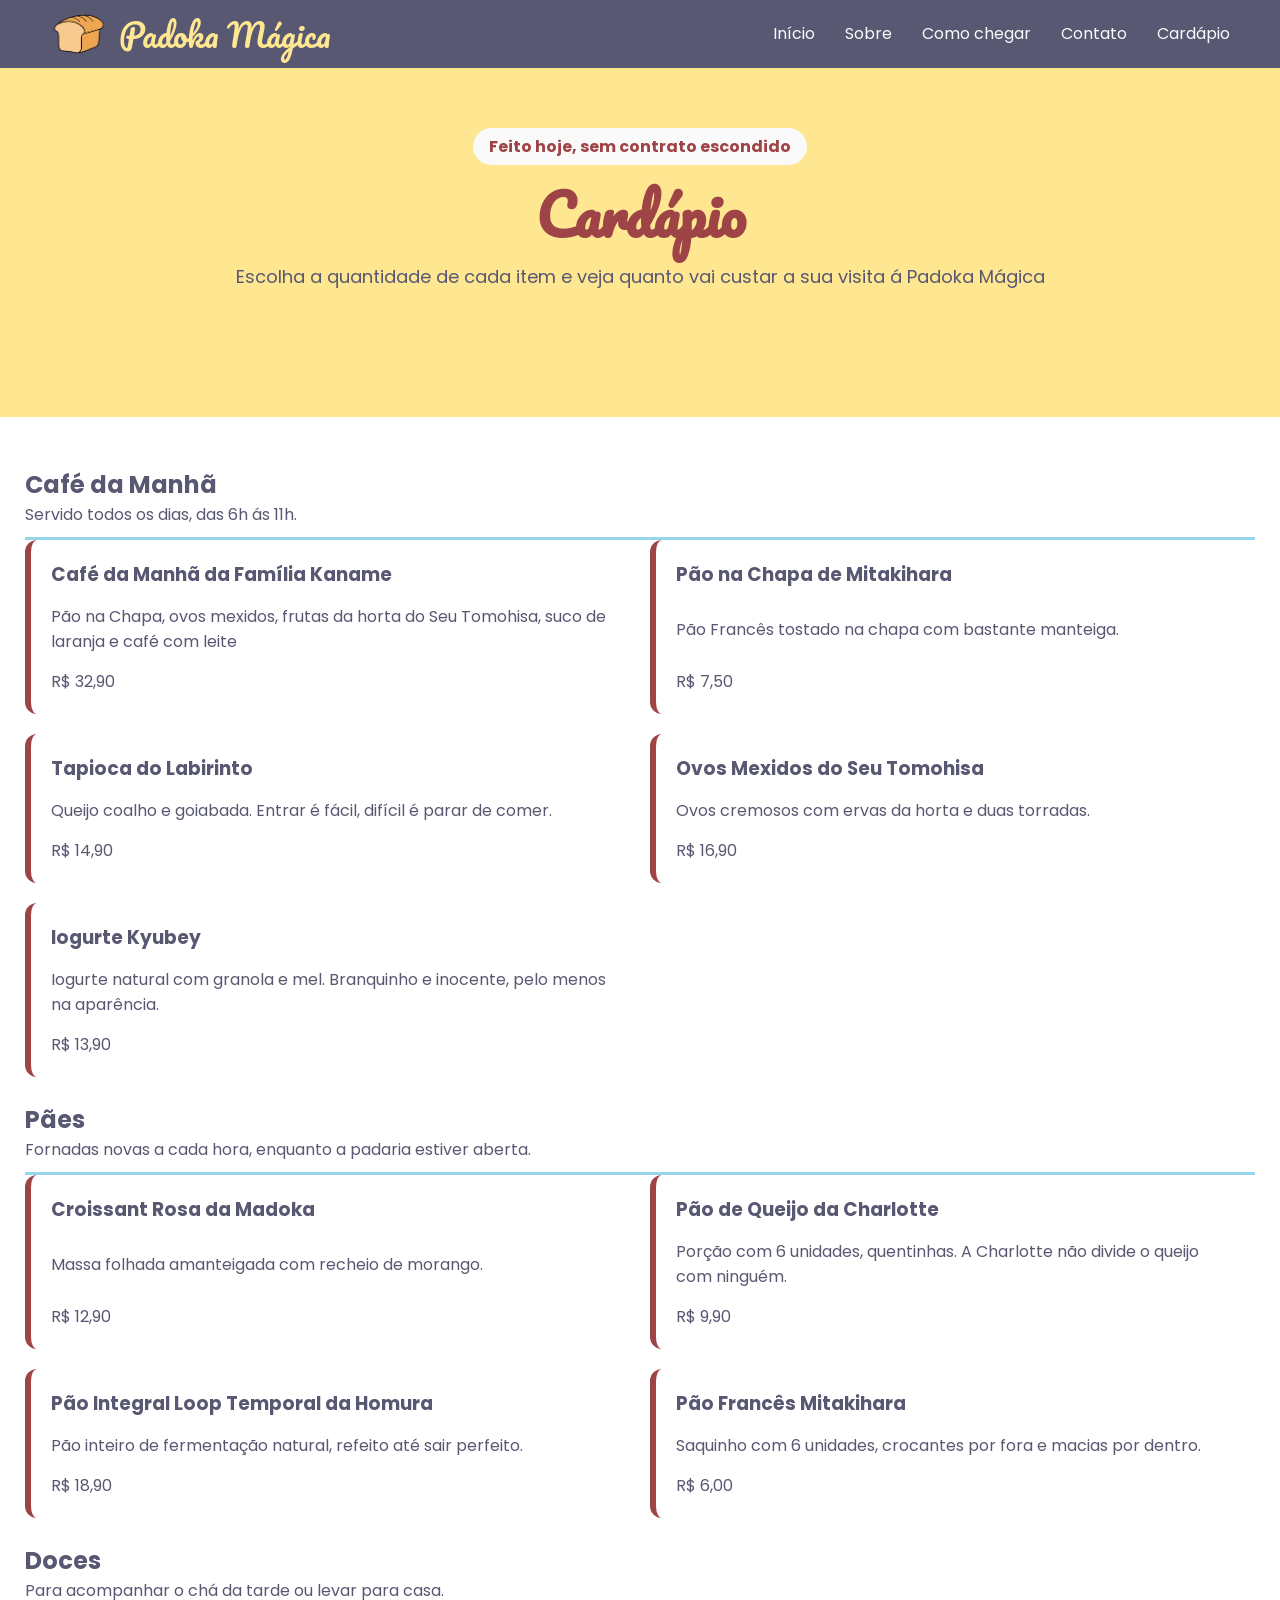
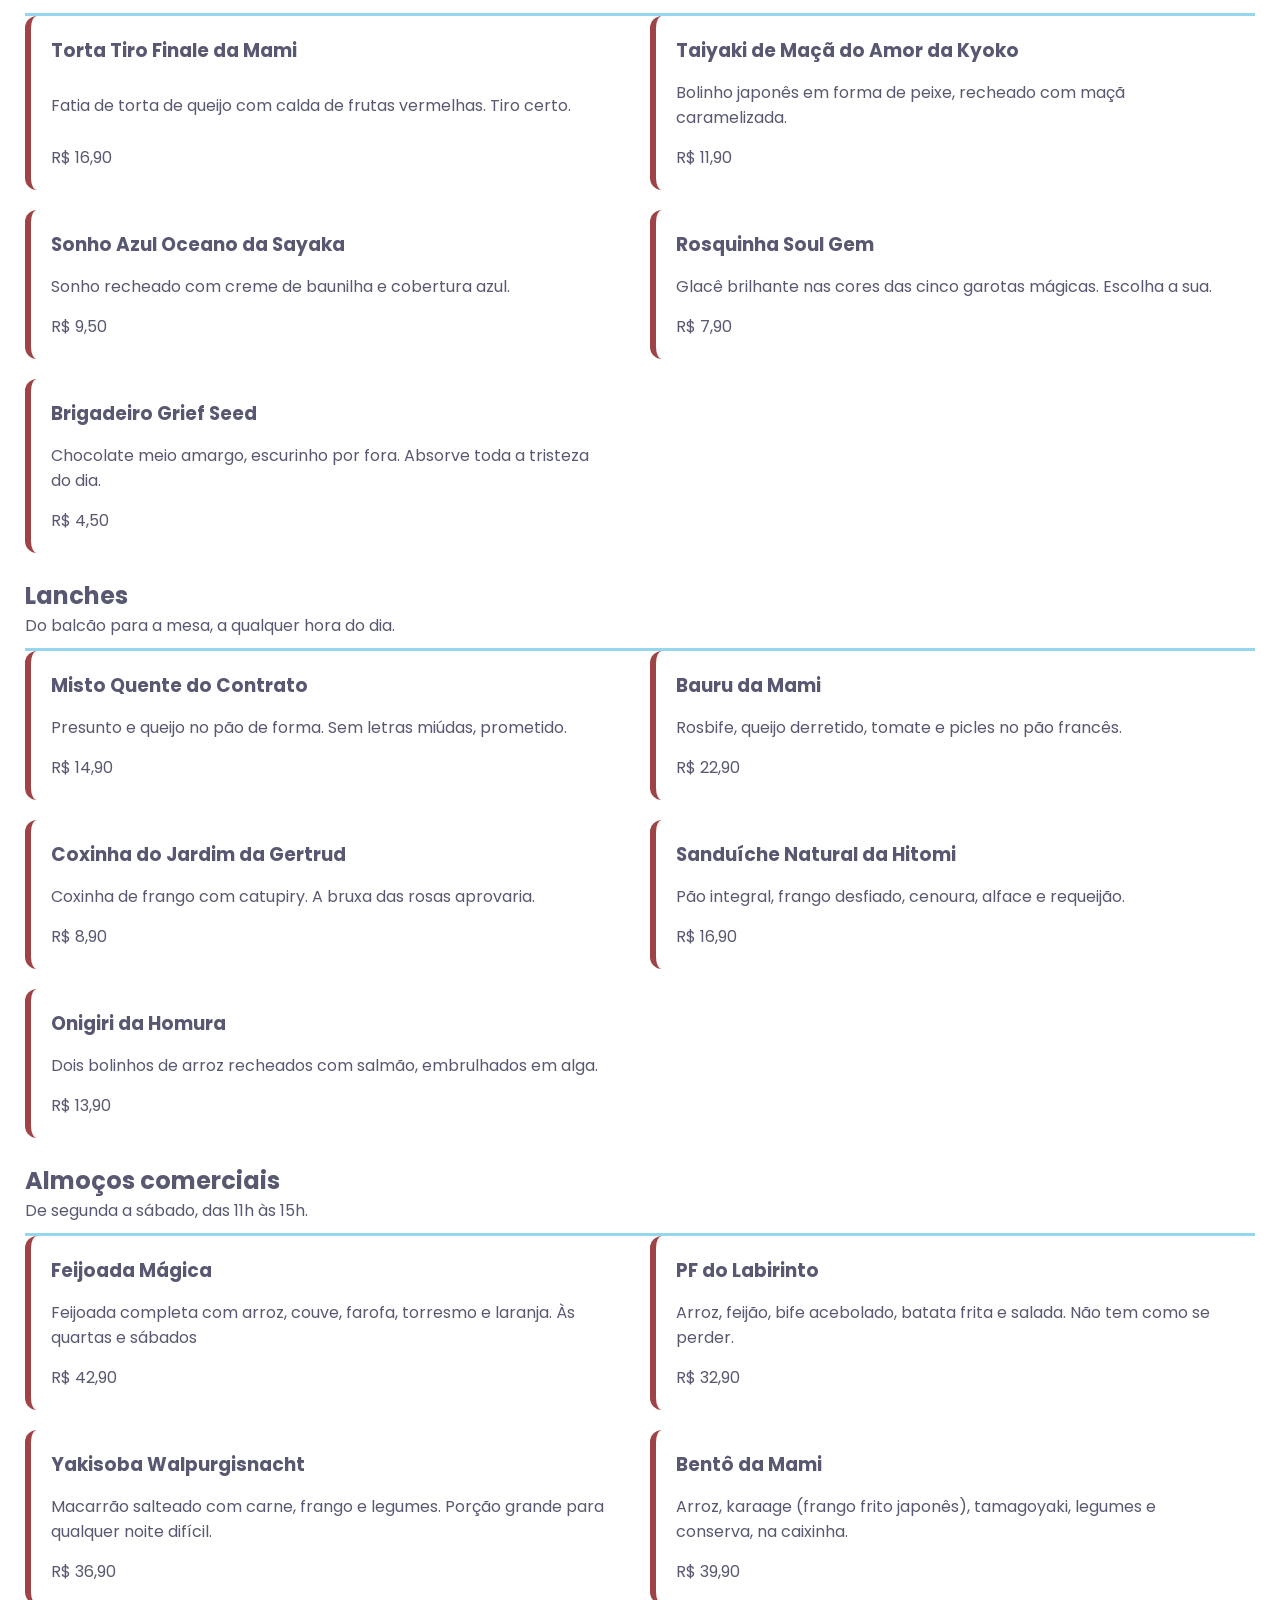
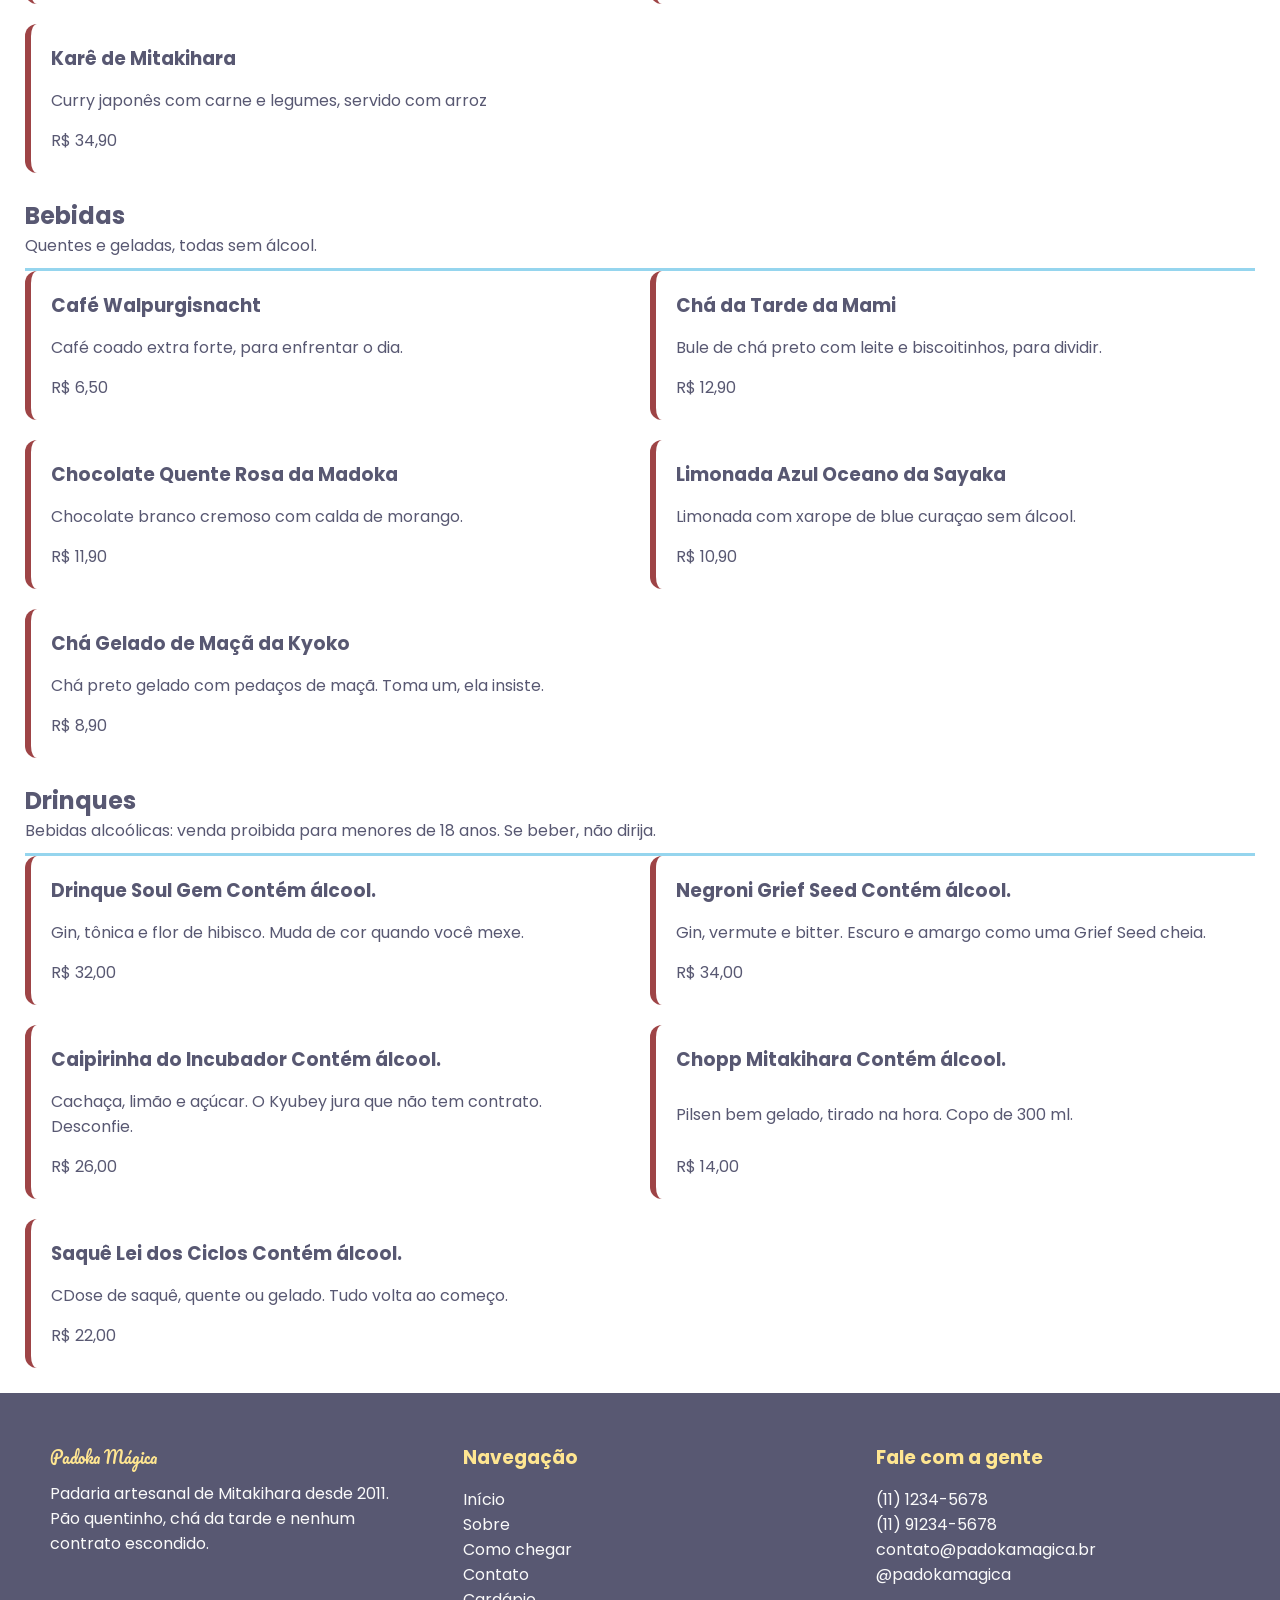
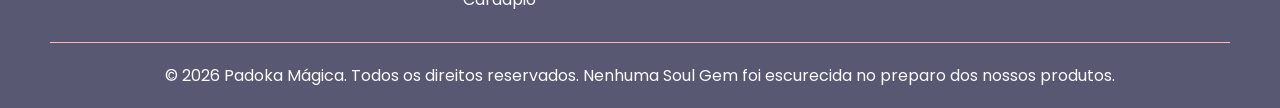
<file: cardapio.html>
<!DOCTYPE html>
<html lang="pt-br">

<head>
    <meta charset="UTF-8">
    <meta name="viewport" content="width=device-width, initial-scale=1.0">
    <link rel="stylesheet" href="./css/cardapio.css">
    <link rel="shortcut icon" href="./assets/img/LogoImage.png" type="image/png">
    <title>Cardápio</title>
</head>

<body>
    <header id="header" class="header">
        <a href="./index.html#hero" class="logoContainer">
            <img src="./assets/img/LogoImage.png" alt="Logo da Padoka Mágica" />
            <h1>Padoka Mágica</h1>
        </a>
        <nav class="navigation">
            <a href="./index.html#hero">Início</a>
            <a href="./index.html#historia">Sobre</a>
            <a href="./index.html#comoChegar">Como chegar</a>
            <a href="./index.html#contato">Contato</a>
            <a href="./cardapio.html">Cardápio</a>
        </nav>
    </header>

    <main id="content" class="content">
        <section id="cardapioTopo" class="cardapioTopo">
             <p class="cardapioTag">Feito hoje, sem contrato escondido</p>
             <h1 class="cardapioTitulo">Cardápio</h1>
             <p class="cardapioSubtitulo">Escolha a quantidade de cada item e veja quanto vai custar a sua visita á Padoka Mágica</p>
          
        </section>

        <form id="formCardapio" class="cardapioConteudo" action="#">
            <div class="listaCategorias">
               <section id="cafeDaManha" class="categoria">
                <div class="categoriaCabecalho">
                    <h2>Café da Manhã</h2>
                    <p>Servido todos os dias, das 6h ás 11h.</p>
                </div>
                <div class="listaItens">
                    <div class="item">
                        <h3 class="itemNome">Café da Manhã da Família Kaname</h3>
                        <p class="itemDescricao">Pão na Chapa, ovos mexidos, frutas da horta do Seu Tomohisa, suco de laranja e café com leite</p>
                        <p class="itemPreco">R$ 32,90</p>
                    </div>
                    <div class="item">
                        <h3 class="itemNome">Pão na Chapa de Mitakihara </h3>
                        <p class="itemDescricao">Pão Francês tostado na chapa com bastante manteiga.</p>
                        <p class="itemPreco">R$ 7,50</p>
                    </div>
               
                    <div class="item">
                        <h3 class="itemNome">Tapioca do Labirinto</h3>
                        <p class="itemDescricao">Queijo coalho e goiabada. Entrar é fácil, difícil é parar de comer.</ão p>
                        <p class="itemPreco">R$ 14,90</p>
                    </div>
                    <div class="item">
                        <h3 class="itemNome">Ovos Mexidos do Seu Tomohisa</h3>
                        <p class="itemDescricao">
                            Ovos cremosos com ervas da horta e duas torradas.</p>
                        <p class="itemPreco">R$ 16,90</p>
                    </div>
                    <div class="item">
                        <h3 class="itemNome">Iogurte Kyubey</h3>
                        <p class="itemDescricao">
                            Iogurte natural com granola e mel. Branquinho e inocente, pelo menos na aparência.</p>
                        <p class="itemPreco">R$ 13,90</p>
                    </div>
                </div>
               </section>

               <section id="paes" class="categoria">
                <div class="categoriaCabecalho">
                    <h2>Pães</h2>
                    <p>Fornadas novas a cada hora, enquanto a padaria estiver aberta.</p>
                </div>
                <div class="listaItens">
                    <div class="item">
                        <h3 class="itemNome">Croissant Rosa da Madoka</h3>
                        <p class="itemDescricao">Massa folhada amanteigada com recheio de morango.</p>
                        <p class="itemPreco">R$ 12,90</p>
                    </div>
                    <div class="item">
                        <h3 class="itemNome">Pão de Queijo da Charlotte</h3>
                        <p class="itemDescricao">Porção com 6 unidades, quentinhas. A Charlotte não divide o queijo com ninguém.</p>
                        <p class="itemPreco">R$ 9,90</p>
                    </div>
               
                    <div class="item">
                        <h3 class="itemNome">Pão Integral Loop Temporal da Homura</h3>
                        <p class="itemDescricao">Pão inteiro de fermentação natural, refeito até sair perfeito.</ão p>
                        <p class="itemPreco">R$ 18,90</p>
                    </div>
                    <div class="item">
                        <h3 class="itemNome">Pão Francês Mitakihara</h3>
                        <p class="itemDescricao">
                            Saquinho com 6 unidades, crocantes por fora e macias por dentro.</p>
                        <p class="itemPreco">R$ 6,00</p>
                    </div>
                </div>
               </section>

               <section id="doces" class="categoria">
                <div class="categoriaCabecalho">
                    <h2>Doces</h2>
                    <p>Para acompanhar o chá da tarde ou levar para casa.</p>
                </div>
                <div class="listaItens">
                    <div class="item">
                        <h3 class="itemNome">Torta Tiro Finale da Mami</h3>
                        <p class="itemDescricao">Fatia de torta de queijo com calda de frutas vermelhas. Tiro certo.</p>
                        <p class="itemPreco">R$ 16,90</p>
                    </div>
                    <div class="item">
                        <h3 class="itemNome">Taiyaki de Maçã do Amor da Kyoko</h3>
                        <p class="itemDescricao">Bolinho japonês em forma de peixe, recheado com maçã caramelizada.</p>
                        <p class="itemPreco">R$ 11,90</p>
                    </div>
               
                    <div class="item">
                        <h3 class="itemNome"> Sonho Azul Oceano da Sayaka</h3>
                        <p class="itemDescricao">Sonho recheado com creme de baunilha e cobertura azul.</ão p>
                        <p class="itemPreco">R$ 9,50</p>
                    </div>
                    <div class="item">
                        <h3 class="itemNome">Rosquinha Soul Gem</h3>
                        <p class="itemDescricao">
                            Glacê brilhante nas cores das cinco garotas mágicas. Escolha a sua.</p>
                        <p class="itemPreco">R$ 7,90</p>
                    </div>
                    <div class="item">
                        <h3 class="itemNome">Brigadeiro Grief Seed</h3>
                        <p class="itemDescricao">
                           Chocolate meio amargo, escurinho por fora. Absorve toda a tristeza do dia.</p>
                        <p class="itemPreco">R$ 4,50</p>
                    </div>
                </div>
               </section>


               <section id="lanches" class="categoria">
                <div class="categoriaCabecalho">
                    <h2>Lanches</h2>
                    <p>Do balcão para a mesa, a qualquer hora do dia.</p>
                </div>
                <div class="listaItens">
                    <div class="item">
                        <h3 class="itemNome">Misto Quente do Contrato</h3>
                        <p class="itemDescricao">Presunto e queijo no pão de forma. Sem letras miúdas, prometido.</p>
                        <p class="itemPreco">R$ 14,90</p>
                    </div>
                    <div class="item">
                        <h3 class="itemNome">Bauru da Mami</h3>
                        <p class="itemDescricao">Rosbife, queijo derretido, tomate e picles no pão francês.</p>
                        <p class="itemPreco">R$ 22,90</p>
                    </div>
               
                    <div class="item">
                        <h3 class="itemNome">Coxinha do Jardim da Gertrud</h3>
                        <p class="itemDescricao">Coxinha de frango com catupiry. A bruxa das rosas aprovaria.</ão p>
                        <p class="itemPreco">R$ 8,90</p>
                    </div>
                    <div class="item">
                        <h3 class="itemNome">Sanduíche Natural da Hitomi</h3>
                        <p class="itemDescricao">
                            Pão integral, frango desfiado, cenoura, alface e requeijão.</p>
                        <p class="itemPreco">R$ 16,90</p>
                    </div>
                    <div class="item">
                        <h3 class="itemNome">Onigiri da Homura</h3>
                        <p class="itemDescricao">
                           Dois bolinhos de arroz recheados com salmão, embrulhados em alga.</p>
                        <p class="itemPreco">R$ 13,90</p>
                    </div>
                </div>
               </section>


               <section id="almocos" class="categoria">
                <div class="categoriaCabecalho">
                    <h2>Almoços comerciais</h2>
                    <p>De segunda a sábado, das 11h às 15h.</p>
                </div>
                <div class="listaItens">
                    <div class="item">
                        <h3 class="itemNome">Feijoada Mágica</h3>
                        <p class="itemDescricao">Feijoada completa com arroz, couve, farofa, torresmo e laranja. Às quartas e sábados</p>
                        <p class="itemPreco">R$ 42,90</p>
                    </div>
                    <div class="item">
                        <h3 class="itemNome">PF do Labirinto</h3>
                        <p class="itemDescricao">Arroz, feijão, bife acebolado, batata frita e salada. Não tem como se perder.</p>
                        <p class="itemPreco">R$ 32,90</p>
                    </div>
               
                    <div class="item">
                        <h3 class="itemNome">Yakisoba Walpurgisnacht</h3>
                        <p class="itemDescricao">Macarrão salteado com carne, frango e legumes. Porção grande para qualquer noite difícil.</p>
                        <p class="itemPreco">R$ 36,90</p>
                    </div>
                    <div class="item">
                        <h3 class="itemNome">Bentô da Mami</h3>
                        <p class="itemDescricao">
                            Arroz, karaage (frango frito japonês), tamagoyaki, legumes e conserva, na caixinha.</p>
                        <p class="itemPreco">R$ 39,90</p>
                    </div>
                    <div class="item">
                        <h3 class="itemNome">Karê de Mitakihara</h3>
                        <p class="itemDescricao">
                           Curry japonês com carne e legumes, servido com arroz</p>
                        <p class="itemPreco">R$ 34,90</p>
                    </div>
                </div>
               </section>


               <section id="bebidas" class="categoria">
                <div class="categoriaCabecalho">
                    <h2>Bebidas</h2>
                    <p>Quentes e geladas, todas sem álcool.</p>
                </div>
                <div class="listaItens">
                    <div class="item">
                        <h3 class="itemNome">Café Walpurgisnacht</h3>
                        <p class="itemDescricao">Café coado extra forte, para enfrentar o dia.</p>
                        <p class="itemPreco">R$ 6,50</p>
                    </div>
                    <div class="item">
                        <h3 class="itemNome">Chá da Tarde da Mami</h3>
                        <p class="itemDescricao">Bule de chá preto com leite e biscoitinhos, para dividir.</p>
                        <p class="itemPreco">R$ 12,90</p>
                    </div>
               
                    <div class="item">
                        <h3 class="itemNome">Chocolate Quente Rosa da Madoka</h3>
                        <p class="itemDescricao">Chocolate branco cremoso com calda de morango.</p>
                        <p class="itemPreco">R$ 11,90</p>
                    </div>
                    <div class="item">
                        <h3 class="itemNome">Limonada Azul Oceano da Sayaka</h3>
                        <p class="itemDescricao">
                            Limonada com xarope de blue curaçao sem álcool.</p>
                        <p class="itemPreco">R$ 10,90</p>
                    </div>
                    <div class="item">
                        <h3 class="itemNome">Chá Gelado de Maçã da Kyoko</h3>
                        <p class="itemDescricao">
                           Chá preto gelado com pedaços de maçã. Toma um, ela insiste.</p>
                        <p class="itemPreco">R$ 8,90</p>
                    </div>
                </div>
               </section>


               <section id="drinques" class="categoria">
                <div class="categoriaCabecalho">
                    <h2>Drinques</h2>
                    <p>Bebidas alcoólicas: venda proibida para menores de 18 anos. Se beber, não dirija.</p>
                </div>
                <div class="listaItens">
                    <div class="item">
                        <h3 class="itemNome">Drinque Soul Gem Contém álcool.</h3>
                        <p class="itemDescricao">Gin, tônica e flor de hibisco. Muda de cor quando você mexe.</p>
                        <p class="itemPreco">R$ 32,00</p>
                    </div>
                    <div class="item">
                        <h3 class="itemNome">Negroni Grief Seed Contém álcool.</h3>
                        <p class="itemDescricao">Gin, vermute e bitter. Escuro e amargo como uma Grief Seed cheia.</p>
                        <p class="itemPreco">R$ 34,00</p>
                    </div>
               
                    <div class="item">
                        <h3 class="itemNome">Caipirinha do Incubador Contém álcool.</h3>
                        <p class="itemDescricao">Cachaça, limão e açúcar. O Kyubey jura que não tem contrato. Desconfie.</p>
                        <p class="itemPreco">R$ 26,00</p>
                    </div>
                    <div class="item">
                        <h3 class="itemNome">Chopp Mitakihara Contém álcool.</h3>
                        <p class="itemDescricao">
                            Pilsen bem gelado, tirado na hora. Copo de 300 ml.</p>
                        <p class="itemPreco">R$ 14,00</p>
                    </div>
                    <div class="item">
                        <h3 class="itemNome">Saquê Lei dos Ciclos Contém álcool.</h3>
                        <p class="itemDescricao">
                           CDose de saquê, quente ou gelado. Tudo volta ao começo.</p>
                        <p class="itemPreco">R$ 22,00</p>
                    </div>
                </div>
               </section>
            </section> 
            </div>
        </form>
    </main>

    <footer id="footer" class="footer">
        <div class="footerContainer">
            <div class="footerColuna">
                <p class="footerLogo">Padoka Mágica</p>
                <p>Padaria artesanal de Mitakihara desde 2011. Pão quentinho, chá da tarde e nenhum contrato escondido.
                </p>
            </div>
            <div class="footerColuna">
                <h3>Navegação</h3>
                <a href="./index.html#hero">Início</a>
                <a href="./index.html#historia">Sobre</a>
                <a href="./index.html#comoChegar">Como chegar</a>
                <a href="./index.html#contato">Contato</a>
                <a href="./cardapio.html">Cardápio</a>
            </div>
            <div class="footerColuna">
                <h3>Fale com a gente</h3>
                <p>(11) 1234-5678</p>
                <p>(11) 91234-5678</p>
                <p>contato@padokamagica.br</p>
                <p>@padokamagica</p>
            </div>
        </div>
        <div class="copyright">
            <p>&copy; 2026 Padoka Mágica. Todos os direitos reservados. Nenhuma Soul Gem foi escurecida no preparo dos
                nossos produtos.</p>
        </div>
    </footer>

</body>

</html>
</file>
<file: css/cardapio.css>
@import url(./layout.css);

.cardapioTopo {
    background-color: var(--cor-amarela);
    text-align: center;
    padding: calc(var(--altura-header) + 60px);
}

.cardapioTag {
    background-color: var(--cor-branca);
    color: var(--cor-vermelho);
    font-weight: bold;
    
    width: fit-content;
    border-radius: 20px;
    padding: 6px 16px;
    margin: auto;
    
}

.cardapioTitulo {
    color: var(--cor-vermelho);

    font-family: "Fonte Titulo";
    font-size: 56px;

}

.cardapioSubtitulo {
    font-size: large;
    margin: auto;

}

.cardapioConteudo {
    display: flex;
    align-items: flex-start;
    padding: 25px;
}

.listaCategoria {
    width: 70%;
    display: flex;
    flex-direction: column;
}

.categoria {
    margin-top: 20px;
}

.categoriaCabecalho {
    border-bottom: 3px solid var(--cor-azul);
    margin-top: 25px;
    padding-bottom: 10px;
}

.listaItens {
    display: flex;
    flex-wrap: wrap;
    gap: 20px;
}

.item {
    width: calc(50% - 10px);
    padding: 20px;

    display: flex;
    justify-content: space-between;
    flex-direction: column;
    align-items:flex-start;
    gap: 15px;

    border-left: 6px solid var(--cor-vermelho);
    border-radius: 12px;
}
</file>
